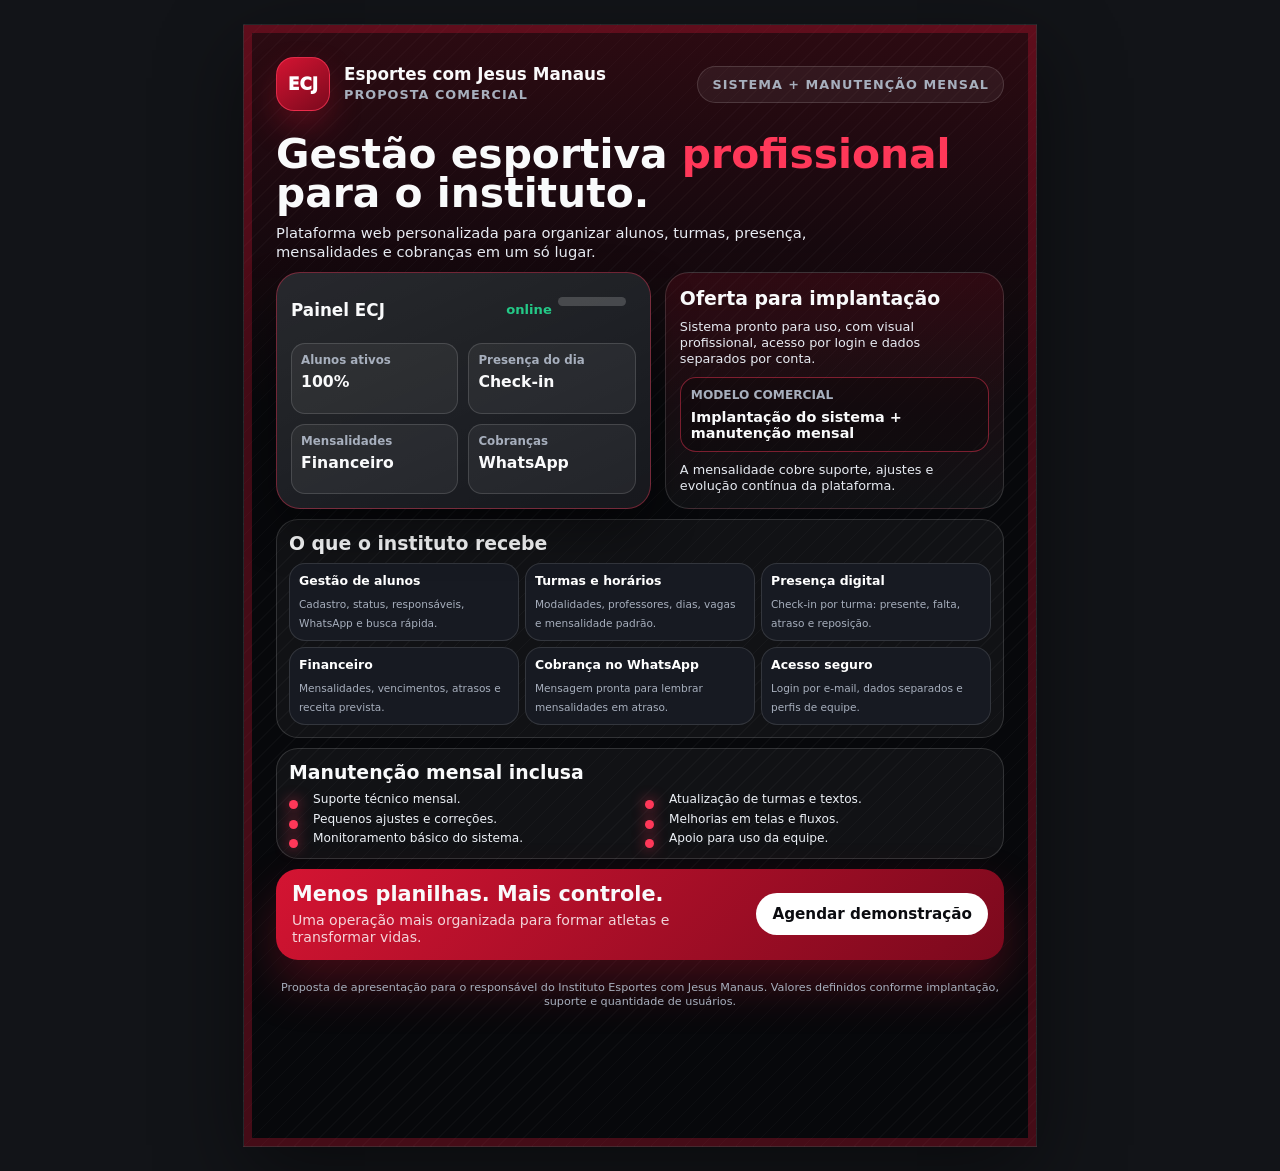
<file: flyer-proposta-ecj.html>
<!doctype html>
<html lang="pt-BR">
  <head>
    <meta charset="UTF-8" />
    <meta name="viewport" content="width=device-width, initial-scale=1.0" />
    <title>Proposta ECJ Manaus - Sistema e Manutenção</title>
    <style>
      :root {
        --bg: #07080b;
        --panel: #111318;
        --panel-2: #171a22;
        --text: #f9fafb;
        --muted: #a7afbd;
        --line: rgba(255, 255, 255, 0.14);
        --red: #d41432;
        --red-2: #ff3859;
        --soft-red: rgba(212, 20, 50, 0.16);
        --success: #24c987;
        --paper-width: 794px;
        --paper-height: 1123px;
        font-family:
          Inter, ui-sans-serif, system-ui, -apple-system, BlinkMacSystemFont, "Segoe UI", sans-serif;
      }

      * {
        box-sizing: border-box;
      }

      body {
        min-height: 100vh;
        margin: 0;
        display: grid;
        place-items: center;
        padding: 24px;
        color: var(--text);
        background: #121418;
      }

      .flyer {
        position: relative;
        width: min(var(--paper-width), 100%);
        height: var(--paper-height);
        overflow: hidden;
        padding: 32px;
        background:
          linear-gradient(180deg, rgba(212, 20, 50, 0.18), transparent 34%),
          repeating-linear-gradient(135deg, rgba(255, 255, 255, 0.025) 0 1px, transparent 1px 12px),
          var(--bg);
        border: 1px solid rgba(255, 255, 255, 0.12);
        box-shadow: 0 26px 80px rgba(0, 0, 0, 0.45);
      }

      .flyer::before {
        content: "";
        position: absolute;
        inset: 0;
        pointer-events: none;
        border: 8px solid rgba(212, 20, 50, 0.3);
      }

      .content {
        position: relative;
        z-index: 1;
        display: grid;
        gap: 10px;
      }

      .topbar {
        display: flex;
        align-items: center;
        justify-content: space-between;
        gap: 20px;
      }

      .brand {
        display: flex;
        align-items: center;
        gap: 14px;
      }

      .brand-mark {
        width: 54px;
        height: 54px;
        display: grid;
        place-items: center;
        border: 1px solid rgba(255, 56, 89, 0.7);
        border-radius: 18px;
        color: #ffffff;
        background: linear-gradient(145deg, #d41432, #7b091d);
        box-shadow: 0 16px 32px rgba(212, 20, 50, 0.28);
        font-size: 1.05rem;
        font-weight: 950;
      }

      .brand strong {
        display: block;
        font-size: 1.05rem;
        line-height: 1.15;
      }

      .brand span,
      .tag {
        color: var(--muted);
        font-size: 0.8rem;
        font-weight: 750;
        letter-spacing: 0.08em;
        text-transform: uppercase;
      }

      .tag {
        padding: 10px 14px;
        border: 1px solid var(--line);
        border-radius: 999px;
        background: rgba(255, 255, 255, 0.055);
      }

      .hero {
        display: grid;
        gap: 10px;
        padding: 14px 0 0;
      }

      .hero h1 {
        margin: 0;
        max-width: 680px;
        font-size: 2.55rem;
        line-height: 0.95;
        letter-spacing: 0;
      }

      .hero h1 span {
        color: var(--red-2);
      }

      .hero p {
        max-width: 620px;
        margin: 0;
        color: #e8ecf3;
        font-size: 0.92rem;
        line-height: 1.34;
      }

      .highlight {
        display: grid;
        grid-template-columns: 1.05fr 0.95fr;
        gap: 14px;
        align-items: stretch;
      }

      .mockup {
        position: relative;
        display: grid;
        gap: 10px;
        padding: 14px;
        border: 1px solid rgba(255, 56, 89, 0.38);
        border-radius: 24px;
        background:
          linear-gradient(155deg, rgba(255, 255, 255, 0.09), rgba(255, 255, 255, 0.025)),
          var(--panel);
        box-shadow: 0 22px 46px rgba(0, 0, 0, 0.36);
      }

      .mockup::after {
        content: "";
        position: absolute;
        right: 24px;
        top: 24px;
        width: 68px;
        height: 9px;
        border-radius: 999px;
        background: rgba(255, 255, 255, 0.18);
      }

      .screen-title {
        display: flex;
        align-items: center;
        justify-content: space-between;
        padding-right: 84px;
      }

      .screen-title strong {
        font-size: 1.05rem;
      }

      .screen-title span {
        color: var(--success);
        font-size: 0.82rem;
        font-weight: 850;
      }

      .metrics {
        display: grid;
        grid-template-columns: 1fr 1fr;
        gap: 10px;
      }

      .metric {
        min-height: 54px;
        padding: 9px;
        border: 1px solid var(--line);
        border-radius: 14px;
        background: rgba(255, 255, 255, 0.055);
      }

      .metric span {
        display: block;
        color: var(--muted);
        font-size: 0.74rem;
        font-weight: 760;
      }

      .metric strong {
        display: block;
        margin-top: 5px;
        font-size: 0.98rem;
      }

      .proposal-card {
        display: grid;
        gap: 10px;
        padding: 14px;
        border: 1px solid var(--line);
        border-radius: 24px;
        background: linear-gradient(180deg, rgba(212, 20, 50, 0.14), rgba(255, 255, 255, 0.04));
      }

      .proposal-card h2,
      .section h2 {
        margin: 0;
        font-size: 1.18rem;
      }

      .proposal-card p {
        margin: 0;
        color: #e7ebf2;
        font-size: 0.8rem;
        line-height: 1.26;
      }

      .price-box {
        padding: 10px;
        border: 1px solid rgba(255, 56, 89, 0.45);
        border-radius: 16px;
        background: rgba(0, 0, 0, 0.22);
      }

      .price-box span {
        display: block;
        color: var(--muted);
        font-size: 0.76rem;
        font-weight: 800;
        text-transform: uppercase;
      }

      .price-box strong {
        display: block;
        margin-top: 7px;
        font-size: 0.9rem;
      }

      .section {
        display: grid;
        gap: 9px;
        padding: 12px;
        border: 1px solid var(--line);
        border-radius: 22px;
        background: rgba(255, 255, 255, 0.045);
      }

      .grid {
        display: grid;
        grid-template-columns: repeat(3, 1fr);
        gap: 6px;
      }

      .item {
        min-height: 58px;
        padding: 9px;
        border: 1px solid rgba(255, 255, 255, 0.12);
        border-radius: 16px;
        background: var(--panel-2);
      }

      .item b {
        display: block;
        margin-bottom: 5px;
        color: #ffffff;
        font-size: 0.78rem;
      }

      .item span {
        color: var(--muted);
        font-size: 0.66rem;
        line-height: 1.18;
      }

      .maintenance {
        display: grid;
        grid-template-columns: 1fr 1fr;
        gap: 10px;
      }

      .checklist {
        margin: 0;
        padding: 0;
        list-style: none;
        display: grid;
        gap: 5px;
      }

      .checklist li {
        position: relative;
        padding-left: 24px;
        color: #edf1f7;
        font-size: 0.76rem;
        line-height: 1.18;
      }

      .checklist li::before {
        content: "";
        position: absolute;
        left: 0;
        top: 8px;
        width: 9px;
        height: 9px;
        border-radius: 50%;
        background: var(--red-2);
        box-shadow: 0 0 14px rgba(255, 56, 89, 0.75);
      }

      .cta {
        display: grid;
        grid-template-columns: 1fr auto;
        gap: 14px;
        align-items: center;
        padding: 13px 16px;
        border-radius: 22px;
        background: linear-gradient(135deg, var(--red), #7b091d);
        box-shadow: 0 24px 48px rgba(212, 20, 50, 0.28);
      }

      .cta h2 {
        margin: 0;
        font-size: 1.3rem;
      }

      .cta p {
        margin: 6px 0 0;
        color: rgba(255, 255, 255, 0.82);
        font-size: 0.88rem;
        line-height: 1.25;
      }

      .cta strong {
        display: inline-flex;
        align-items: center;
        min-height: 42px;
        padding: 0 16px;
        border-radius: 999px;
        color: #0b0c10;
        background: #ffffff;
        font-size: 0.95rem;
        white-space: nowrap;
      }

      .footer-note {
        color: var(--muted);
        font-size: 0.7rem;
        line-height: 1.3;
        text-align: center;
      }

      @media print {
        @page {
          size: A4 portrait;
          margin: 0;
        }

        body {
          padding: 0;
          background: #000;
        }

        .flyer {
          width: 210mm;
          min-height: 297mm;
          border: 0;
          box-shadow: none;
        }
      }

      @media (max-width: 760px) {
        body {
          padding: 0;
        }

        .flyer {
          min-height: 100vh;
          padding: 28px 18px;
        }

        .topbar,
        .highlight,
        .maintenance,
        .cta {
          grid-template-columns: 1fr;
        }

        .topbar {
          display: grid;
        }

        .hero h1 {
          font-size: 2.55rem;
        }

        .grid {
          grid-template-columns: 1fr;
        }
      }
    </style>
  </head>
  <body>
    <article class="flyer">
      <div class="content">
        <header class="topbar">
          <div class="brand">
            <div class="brand-mark">ECJ</div>
            <div>
              <strong>Esportes com Jesus Manaus</strong>
              <span>Proposta comercial</span>
            </div>
          </div>
          <div class="tag">Sistema + Manutenção Mensal</div>
        </header>

        <section class="hero">
          <h1>Gestão esportiva <span>profissional</span> para o instituto.</h1>
          <p>
            Plataforma web personalizada para organizar alunos, turmas, presença,
            mensalidades e cobranças em um só lugar.
          </p>
        </section>

        <section class="highlight">
          <div class="mockup" aria-label="Resumo visual do sistema">
            <div class="screen-title">
              <strong>Painel ECJ</strong>
              <span>online</span>
            </div>
            <div class="metrics">
              <div class="metric">
                <span>Alunos ativos</span>
                <strong>100%</strong>
              </div>
              <div class="metric">
                <span>Presença do dia</span>
                <strong>Check-in</strong>
              </div>
              <div class="metric">
                <span>Mensalidades</span>
                <strong>Financeiro</strong>
              </div>
              <div class="metric">
                <span>Cobranças</span>
                <strong>WhatsApp</strong>
              </div>
            </div>
          </div>

          <aside class="proposal-card">
            <h2>Oferta para implantação</h2>
            <p>
              Sistema pronto para uso, com visual profissional, acesso por login
              e dados separados por conta.
            </p>
            <div class="price-box">
              <span>Modelo comercial</span>
              <strong>Implantação do sistema + manutenção mensal</strong>
            </div>
            <p>
              A mensalidade cobre suporte, ajustes e evolução contínua da plataforma.
            </p>
          </aside>
        </section>

        <section class="section">
          <h2>O que o instituto recebe</h2>
          <div class="grid">
            <div class="item">
              <b>Gestão de alunos</b>
              <span>Cadastro, status, responsáveis, WhatsApp e busca rápida.</span>
            </div>
            <div class="item">
              <b>Turmas e horários</b>
              <span>Modalidades, professores, dias, vagas e mensalidade padrão.</span>
            </div>
            <div class="item">
              <b>Presença digital</b>
              <span>Check-in por turma: presente, falta, atraso e reposição.</span>
            </div>
            <div class="item">
              <b>Financeiro</b>
              <span>Mensalidades, vencimentos, atrasos e receita prevista.</span>
            </div>
            <div class="item">
              <b>Cobrança no WhatsApp</b>
              <span>Mensagem pronta para lembrar mensalidades em atraso.</span>
            </div>
            <div class="item">
              <b>Acesso seguro</b>
              <span>Login por e-mail, dados separados e perfis de equipe.</span>
            </div>
          </div>
        </section>

        <section class="section">
          <h2>Manutenção mensal inclusa</h2>
          <div class="maintenance">
            <ul class="checklist">
              <li>Suporte técnico mensal.</li>
              <li>Pequenos ajustes e correções.</li>
              <li>Monitoramento básico do sistema.</li>
            </ul>
            <ul class="checklist">
              <li>Atualização de turmas e textos.</li>
              <li>Melhorias em telas e fluxos.</li>
              <li>Apoio para uso da equipe.</li>
            </ul>
          </div>
        </section>

        <section class="cta">
          <div>
            <h2>Menos planilhas. Mais controle.</h2>
            <p>Uma operação mais organizada para formar atletas e transformar vidas.</p>
          </div>
          <strong>Agendar demonstração</strong>
        </section>

        <p class="footer-note">
          Proposta de apresentação para o responsável do Instituto Esportes com Jesus Manaus.
          Valores definidos conforme implantação, suporte e quantidade de usuários.
        </p>
      </div>
    </article>
  </body>
</html>
</file>
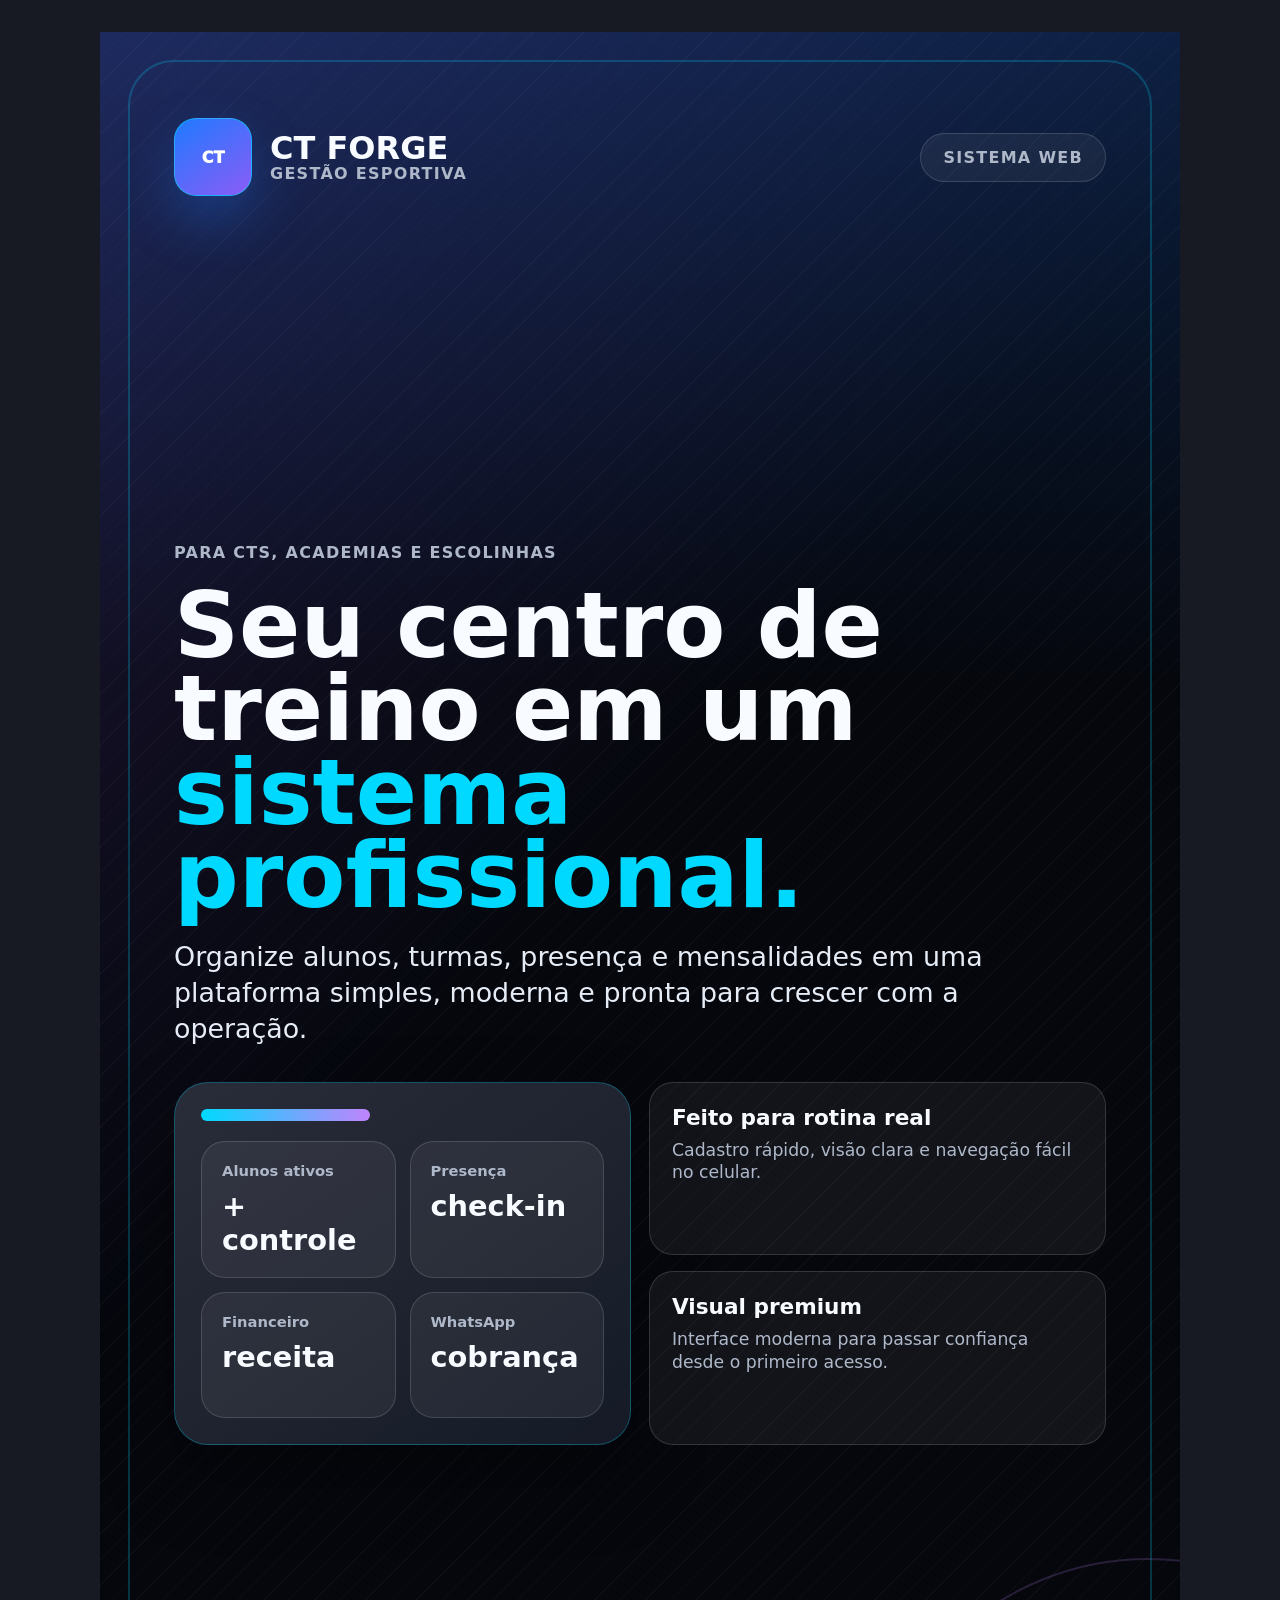
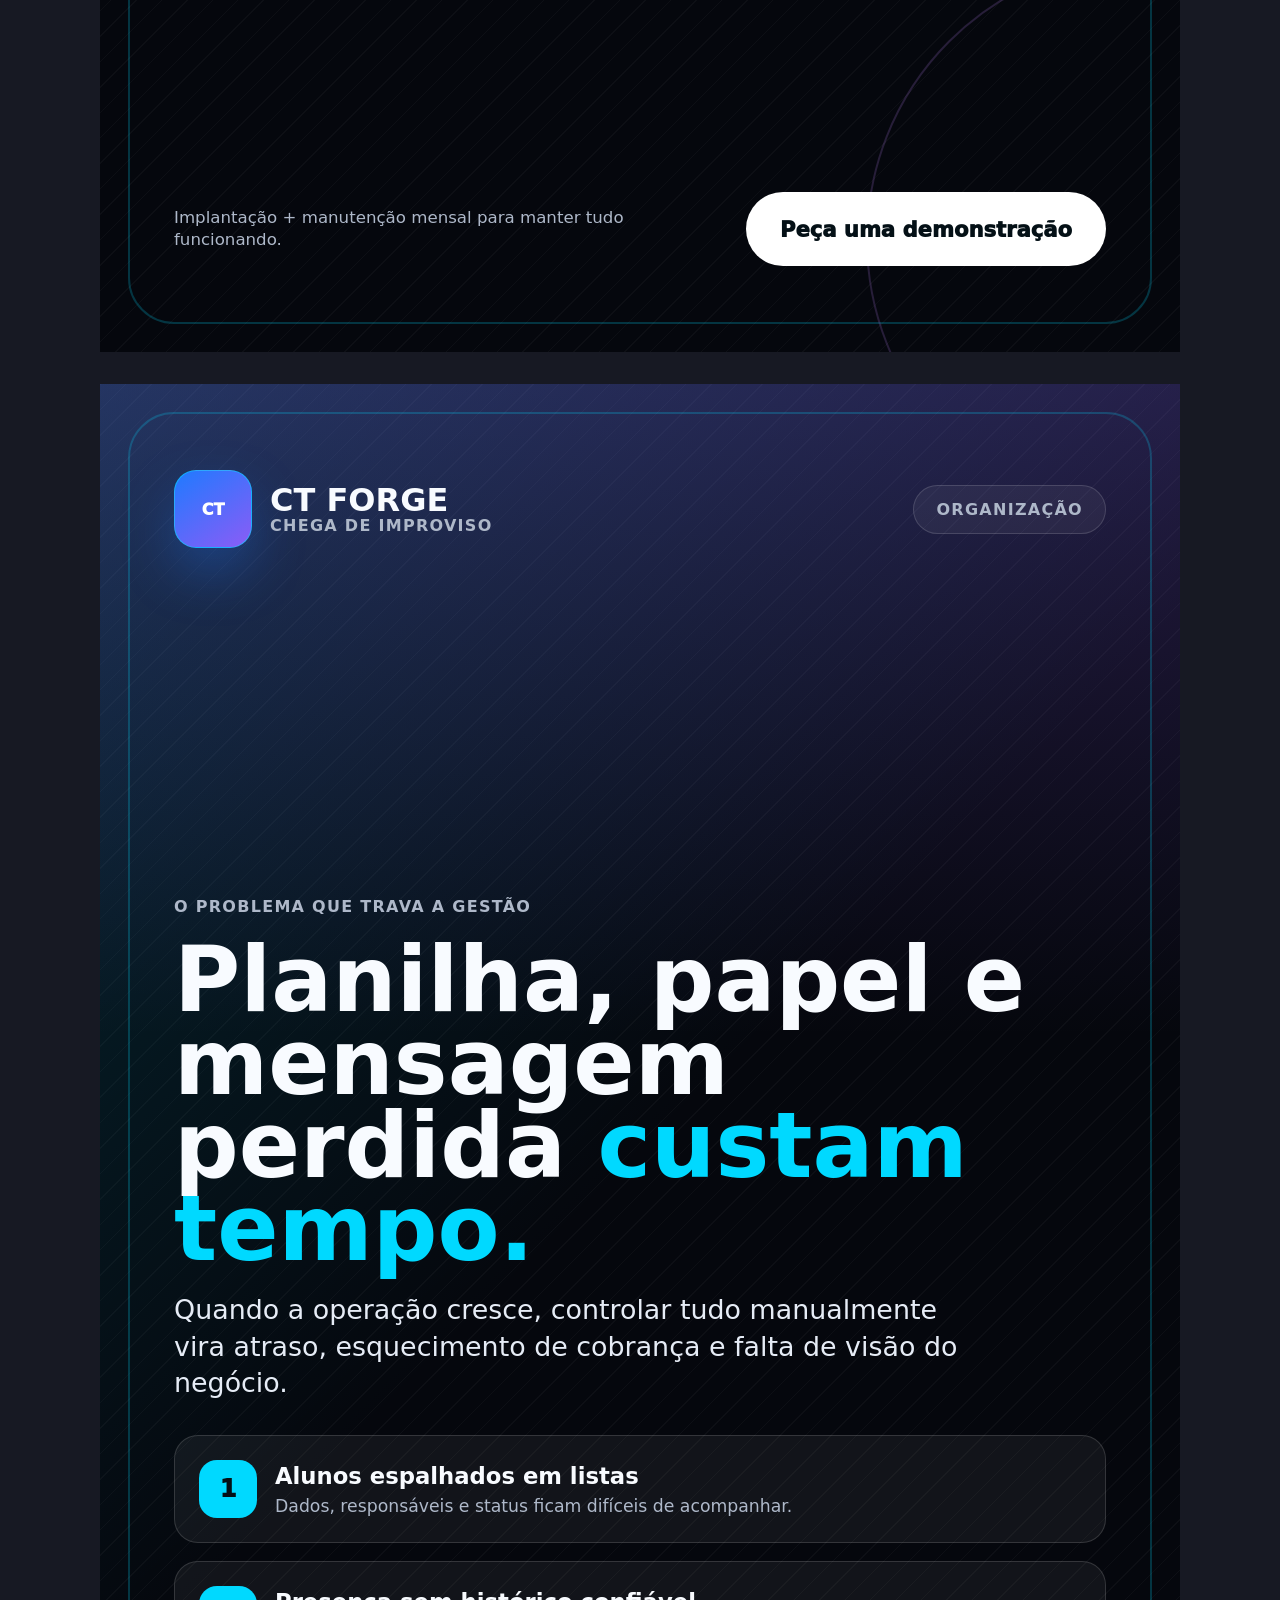
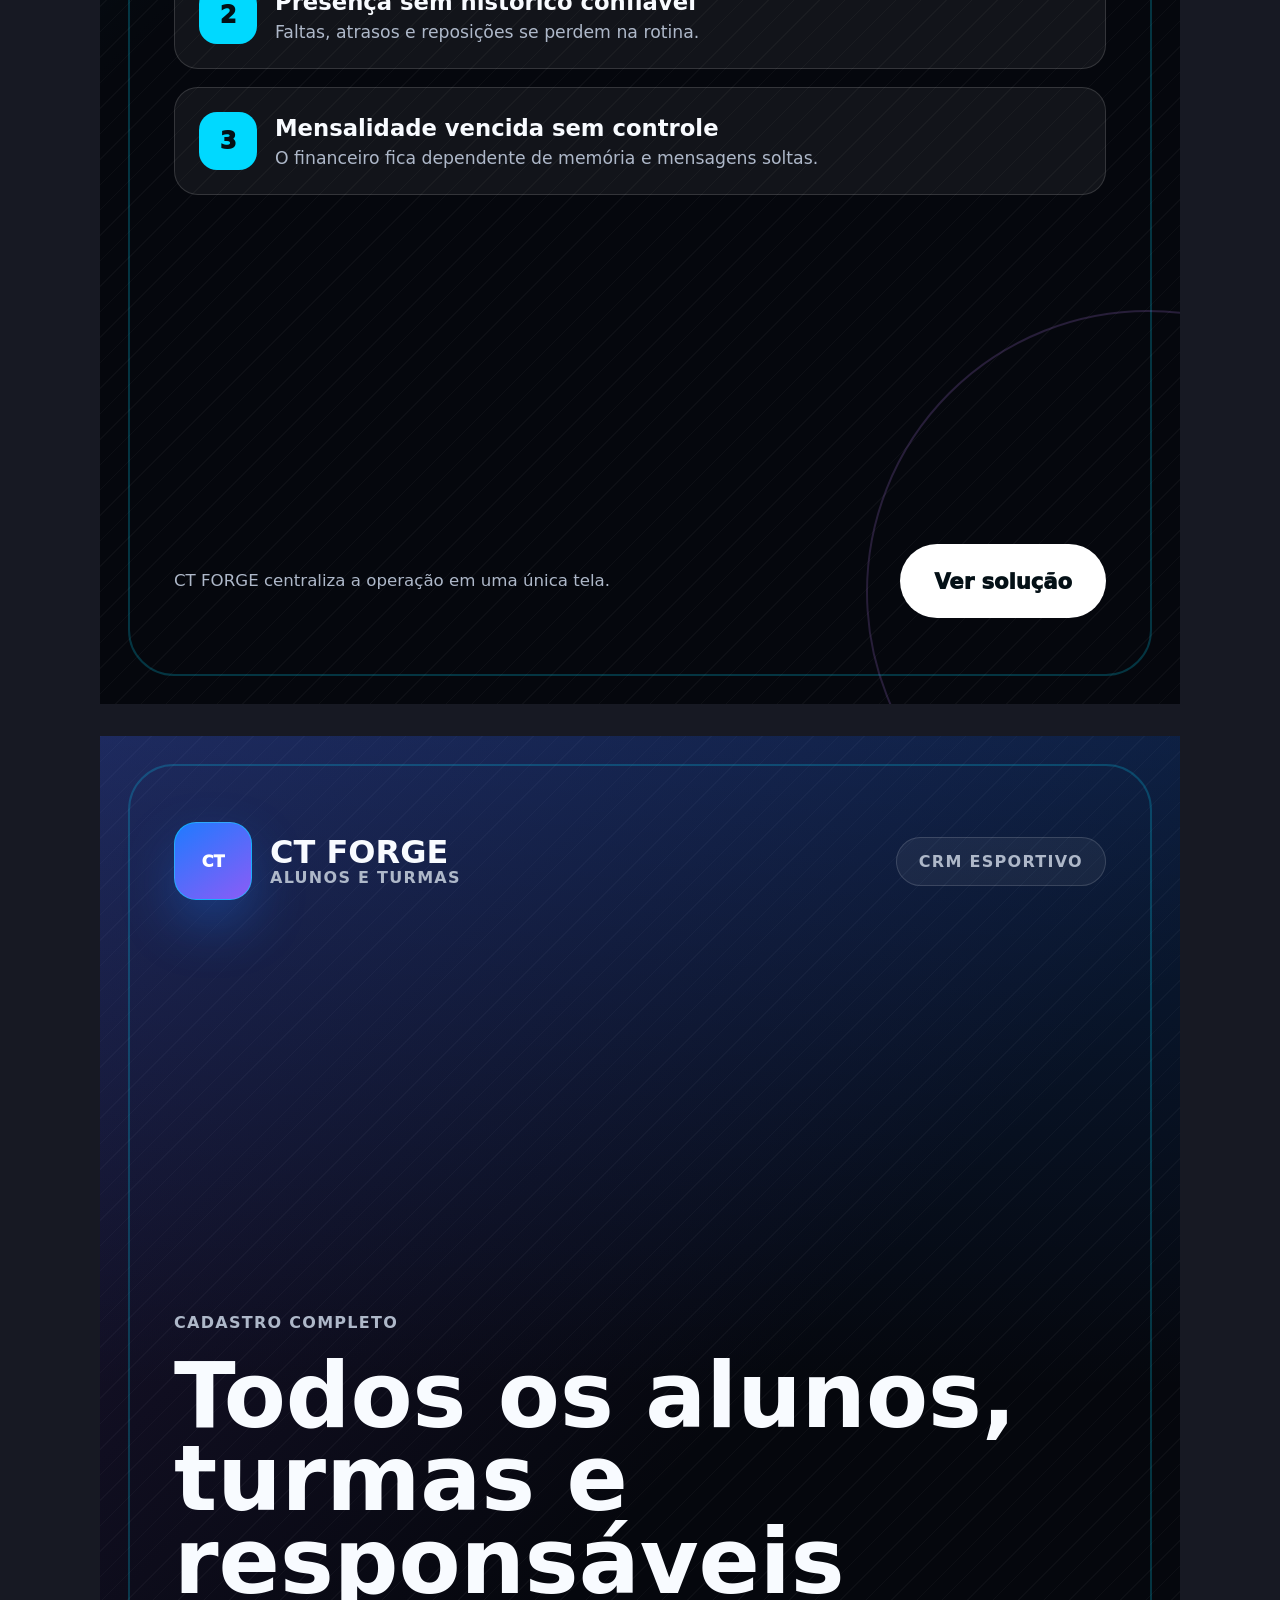
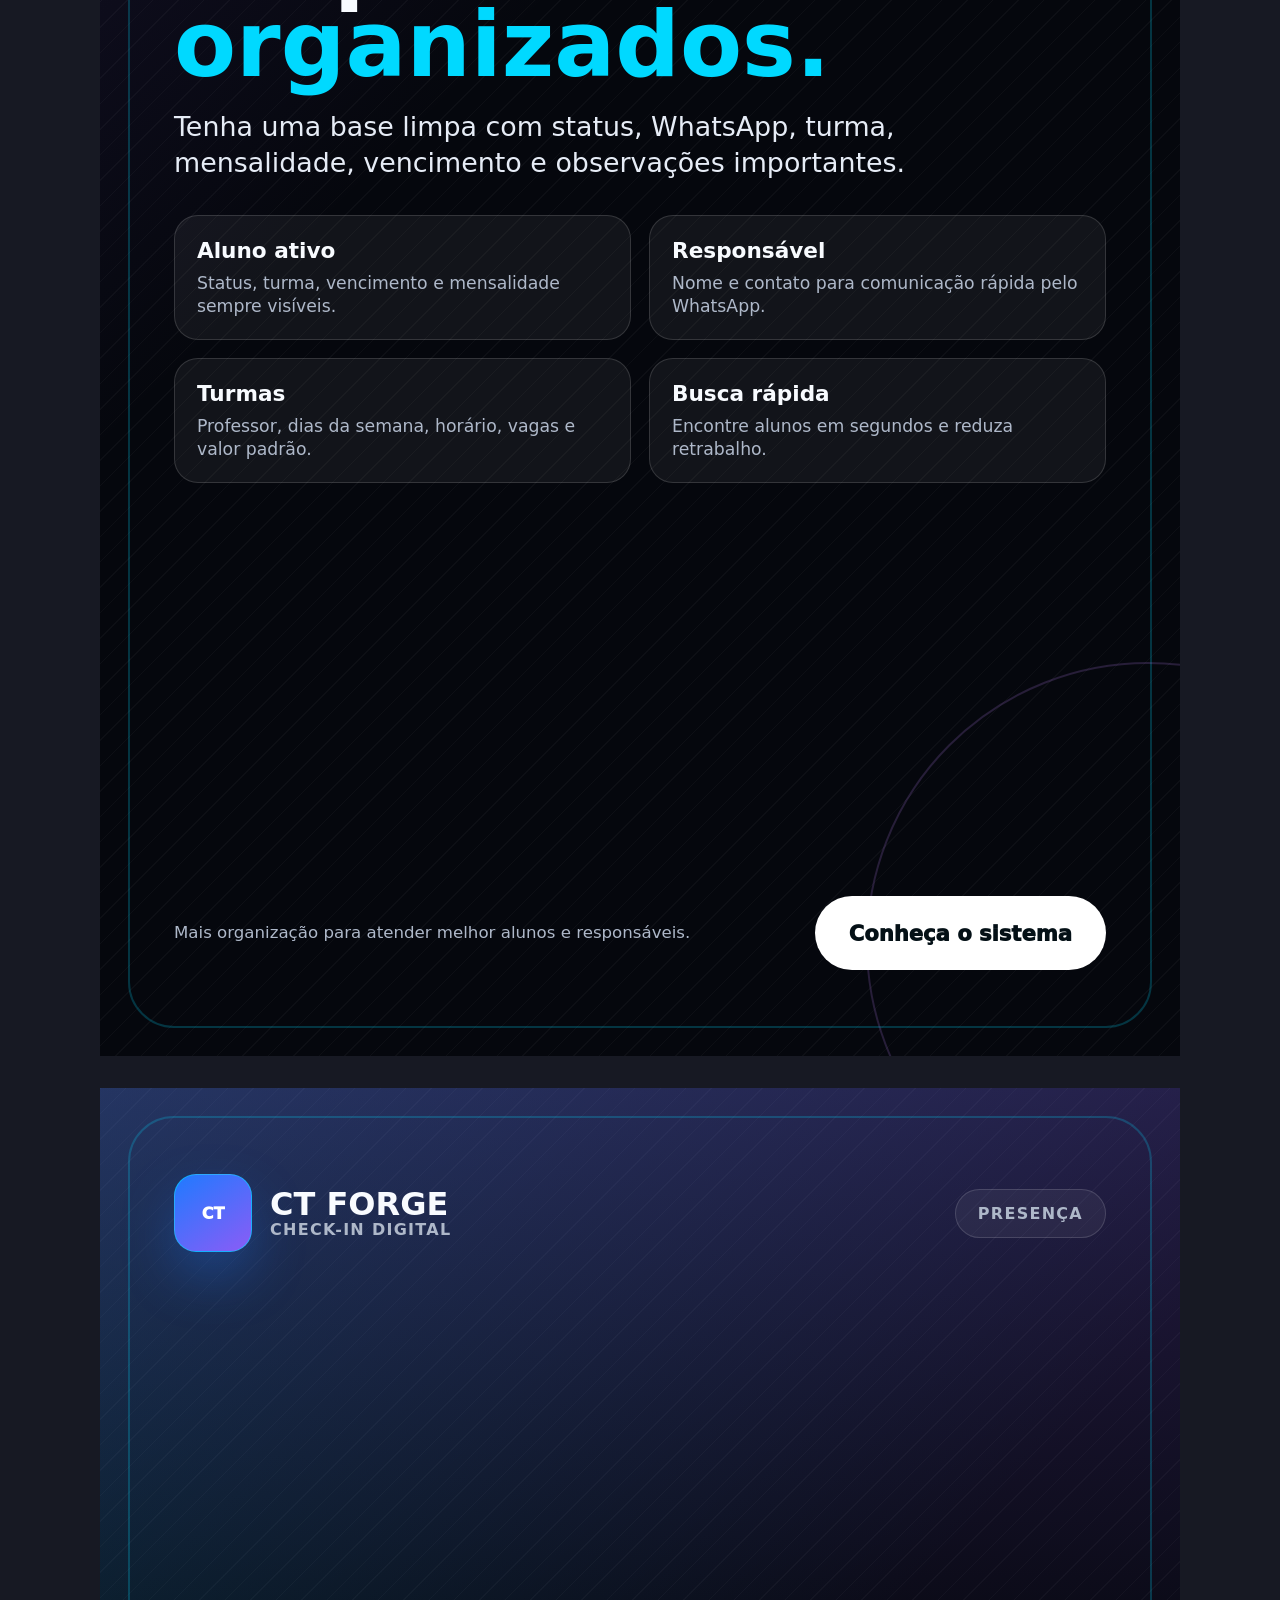
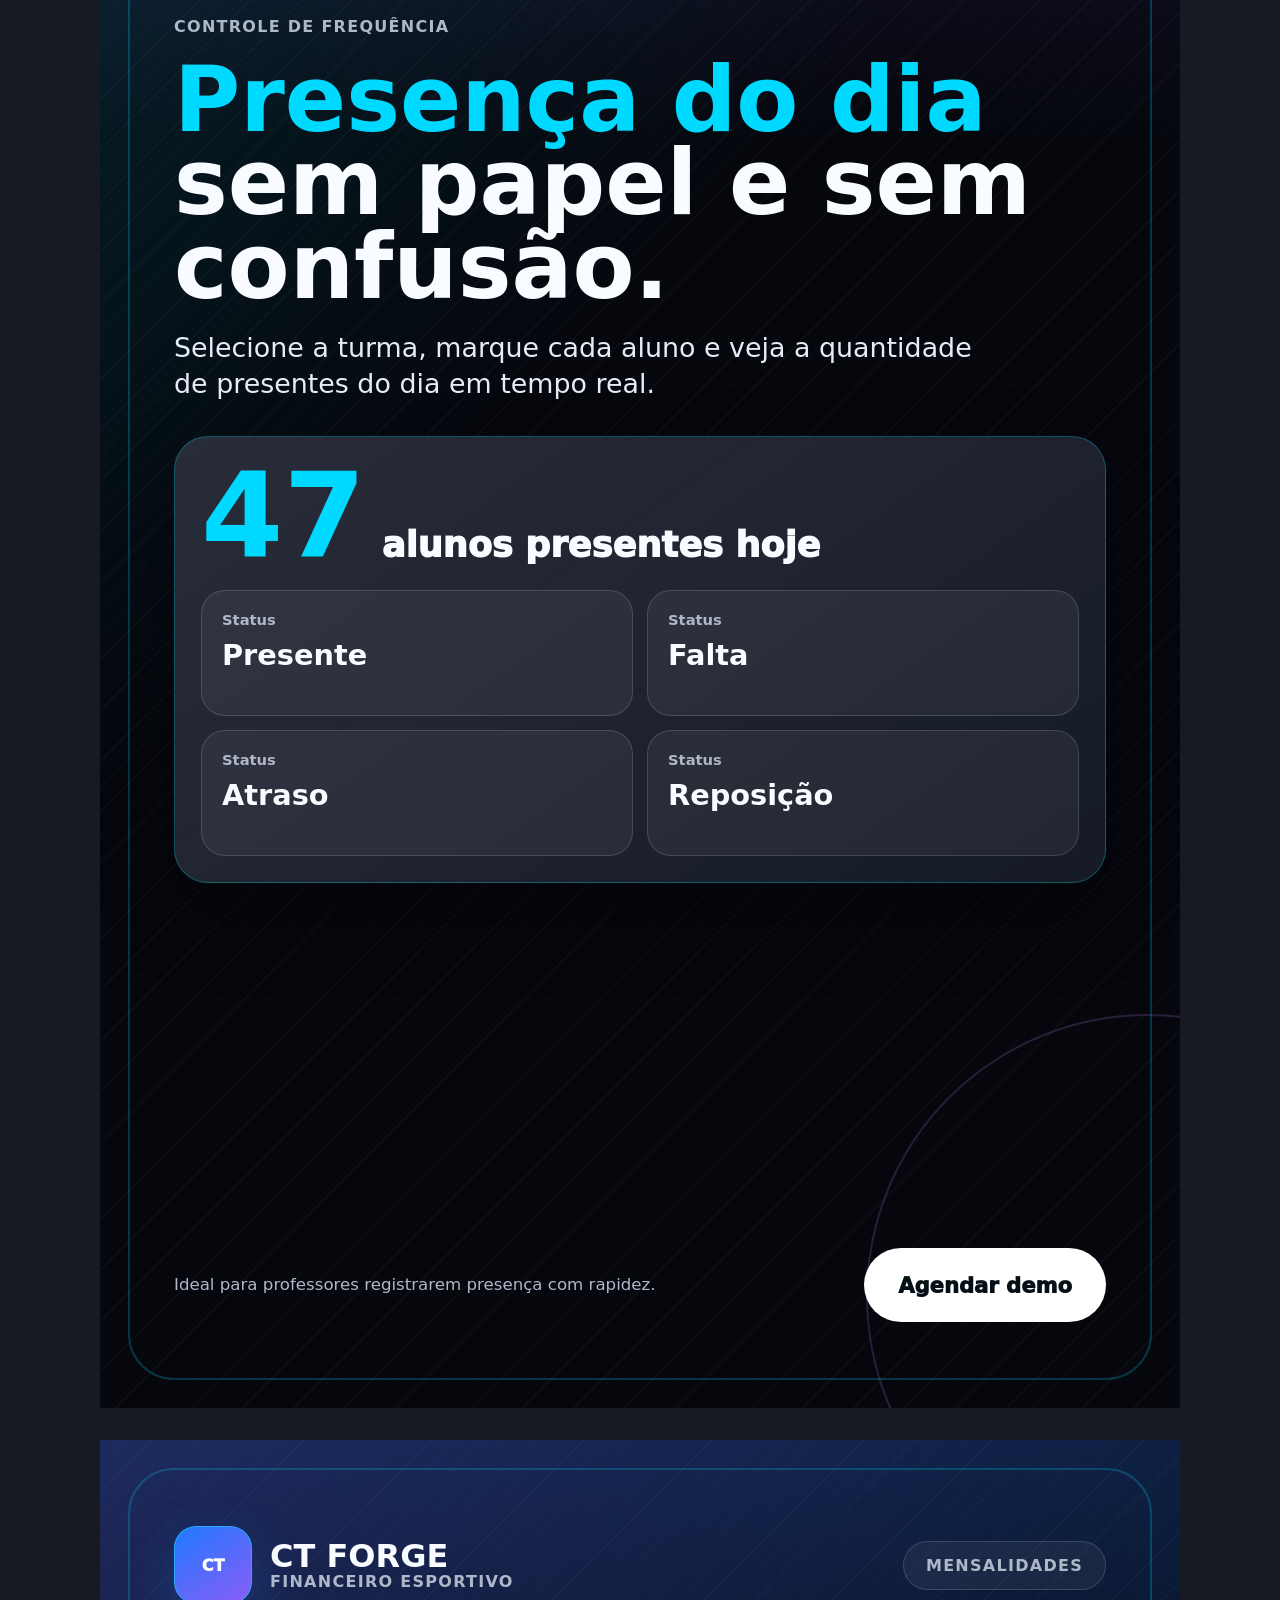
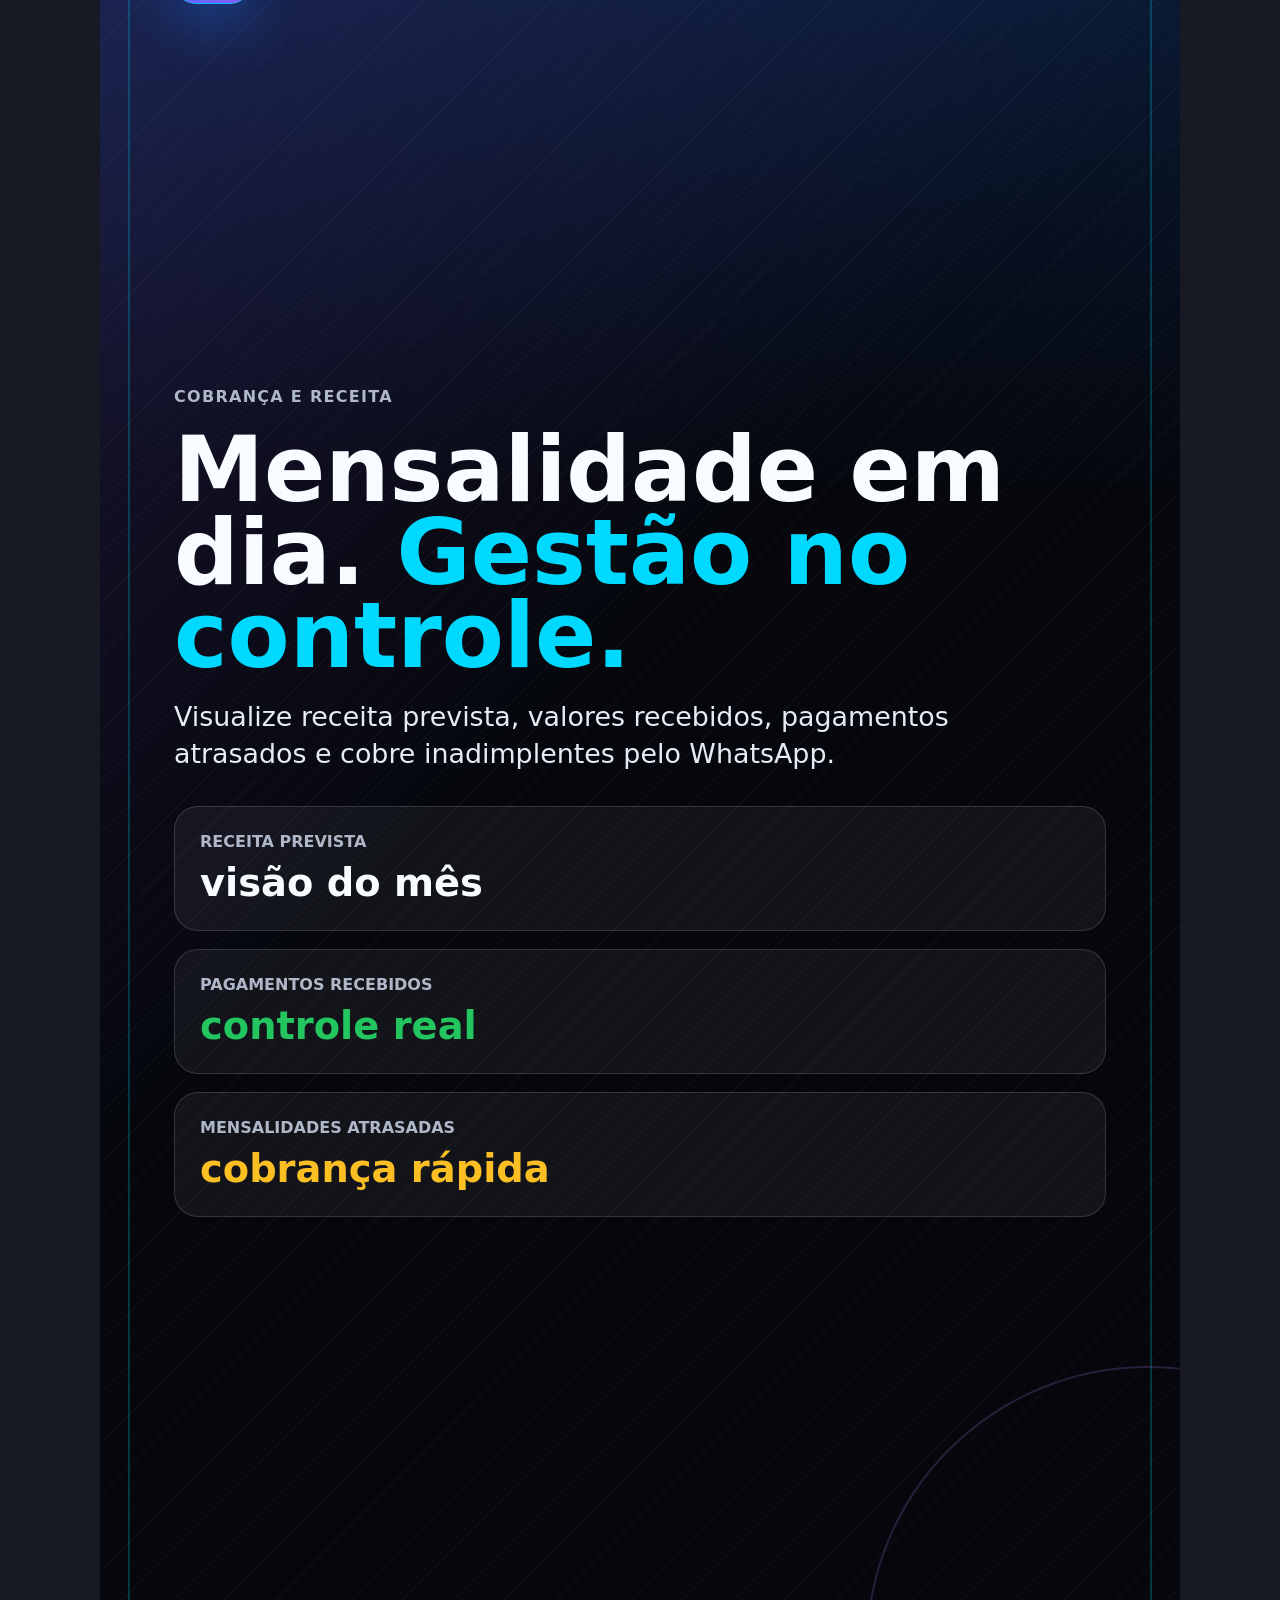
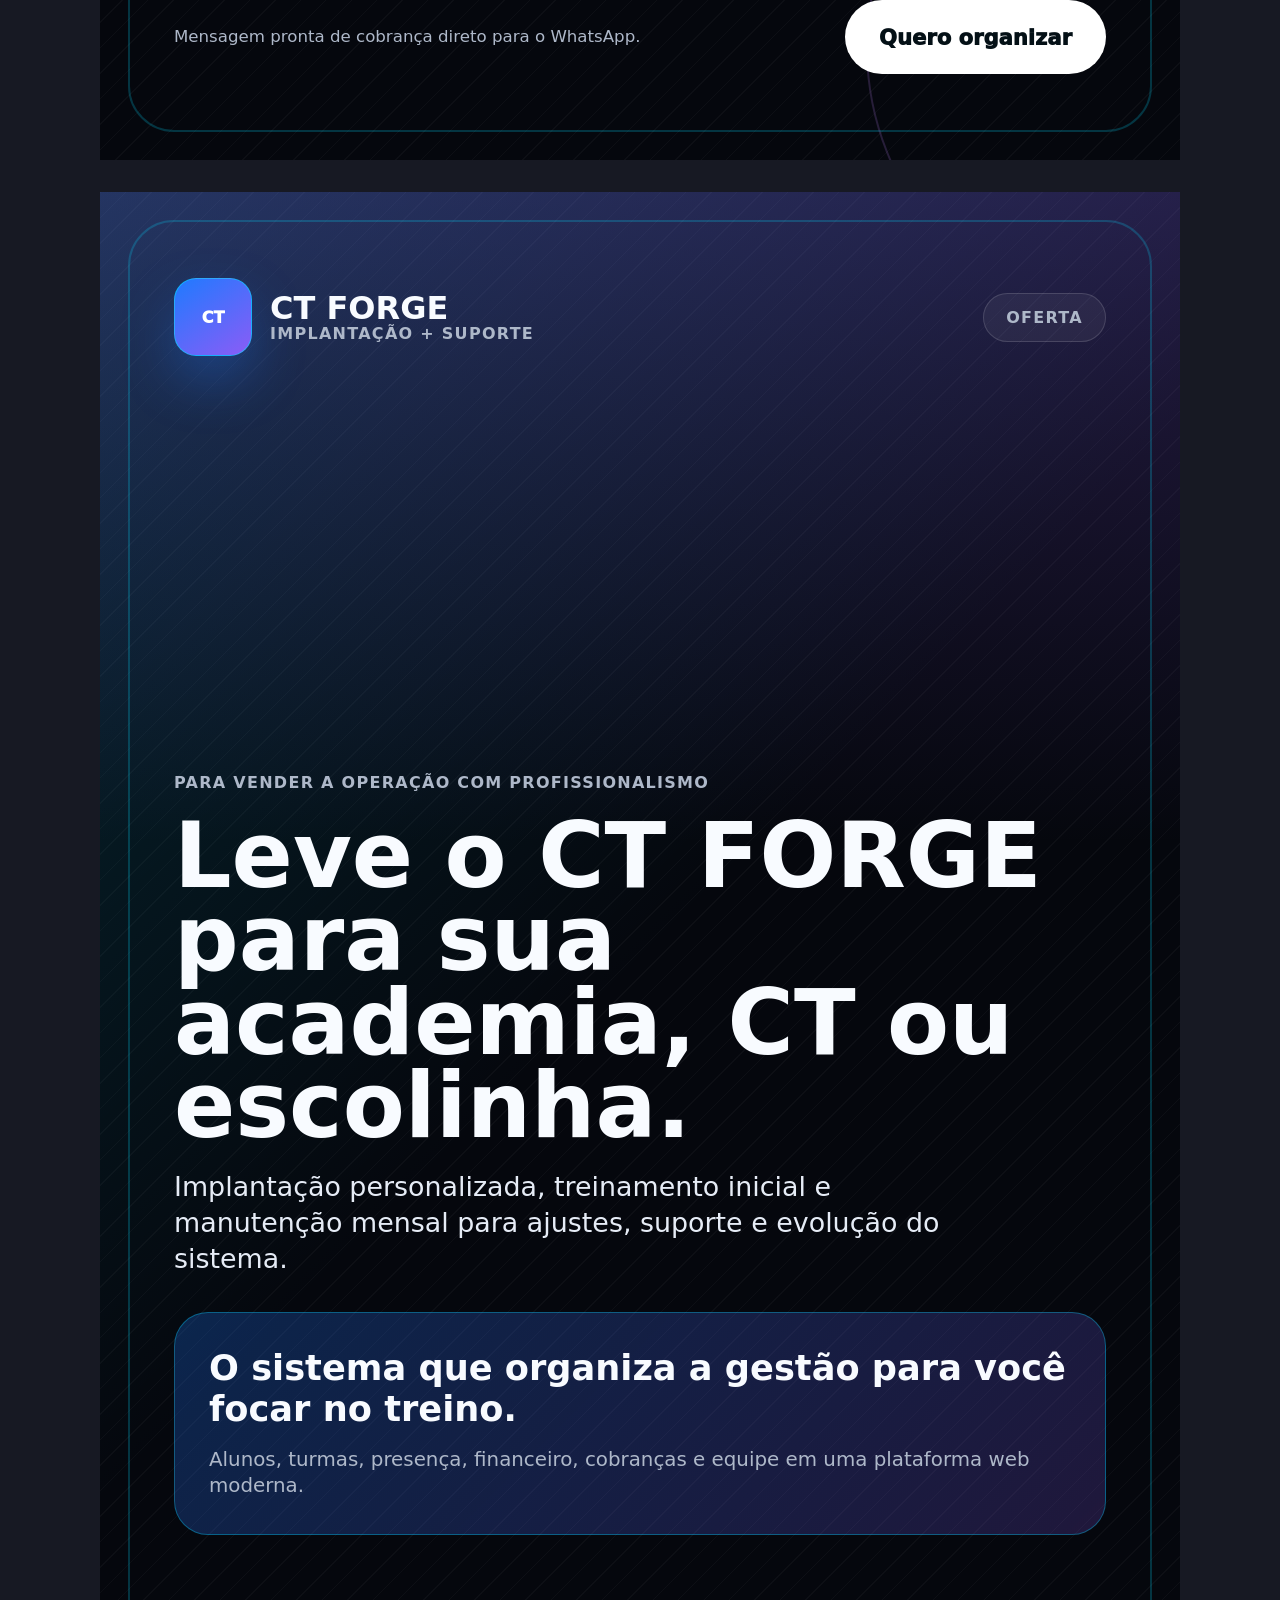
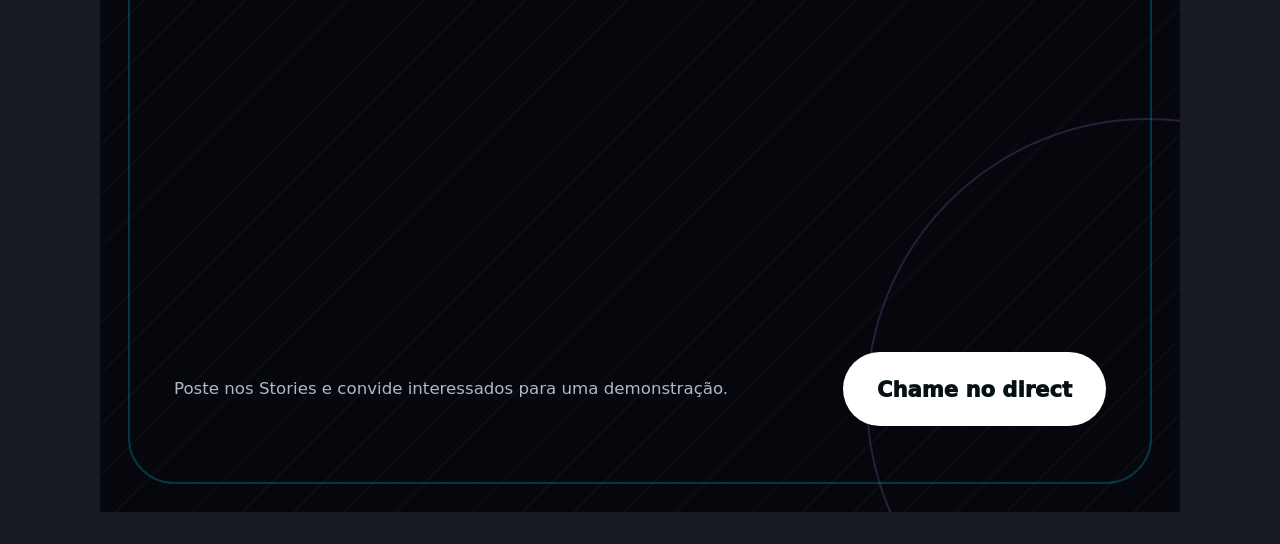
<file: marketing/ct-forge-story-pack.html>
<!doctype html>
<html lang="pt-BR">
  <head>
    <meta charset="UTF-8" />
    <meta name="viewport" content="width=device-width, initial-scale=1.0" />
    <title>CT FORGE - Story Pack</title>
    <style>
      :root {
        --bg: #05070d;
        --panel: #101522;
        --panel-2: #161c2b;
        --text: #f8fbff;
        --muted: #aeb8c9;
        --line: rgba(255, 255, 255, 0.14);
        --blue: #00d9ff;
        --blue-2: #1f7aff;
        --purple: #8b5cf6;
        --purple-2: #c084fc;
        --green: #22c55e;
        --warning: #fbbf24;
        font-family:
          Inter, ui-sans-serif, system-ui, -apple-system, BlinkMacSystemFont, "Segoe UI", sans-serif;
      }

      * {
        box-sizing: border-box;
      }

      body {
        margin: 0;
        padding: 32px;
        display: grid;
        gap: 32px;
        justify-items: center;
        color: var(--text);
        background: #171923;
      }

      body.export-mode {
        padding: 0;
        display: block;
        background: #000000;
      }

      .story {
        position: relative;
        width: 1080px;
        height: 1920px;
        overflow: hidden;
        padding: 86px 74px;
        background:
          linear-gradient(180deg, rgba(31, 122, 255, 0.2), transparent 34%),
          linear-gradient(135deg, rgba(139, 92, 246, 0.18), transparent 44%),
          repeating-linear-gradient(135deg, rgba(255, 255, 255, 0.03) 0 1px, transparent 1px 18px),
          var(--bg);
        isolation: isolate;
      }

      body.export-mode .story {
        margin: 0;
      }

      .story::before {
        content: "";
        position: absolute;
        inset: 28px;
        border: 2px solid rgba(0, 217, 255, 0.22);
        border-radius: 46px;
        pointer-events: none;
      }

      .story::after {
        content: "";
        position: absolute;
        width: 560px;
        height: 560px;
        right: -250px;
        bottom: -170px;
        border: 2px solid rgba(192, 132, 252, 0.18);
        border-radius: 50%;
        pointer-events: none;
      }

      .content {
        position: relative;
        z-index: 1;
        height: 100%;
        display: grid;
        grid-template-rows: auto 1fr auto;
        gap: 44px;
      }

      .brand {
        display: flex;
        align-items: center;
        justify-content: space-between;
        gap: 24px;
      }

      .logo {
        display: flex;
        align-items: center;
        gap: 18px;
      }

      .logo-mark {
        width: 78px;
        height: 78px;
        display: grid;
        place-items: center;
        border: 1px solid rgba(0, 217, 255, 0.58);
        border-radius: 22px;
        color: #ffffff;
        background: linear-gradient(145deg, var(--blue-2), var(--purple));
        box-shadow: 0 24px 54px rgba(31, 122, 255, 0.3);
        font-weight: 1000;
        letter-spacing: 0;
      }

      .logo strong {
        display: block;
        font-size: 2rem;
        line-height: 1;
      }

      .logo span,
      .eyebrow,
      .pill {
        color: var(--muted);
        font-size: 1rem;
        font-weight: 850;
        letter-spacing: 0.08em;
        text-transform: uppercase;
      }

      .pill {
        padding: 14px 22px;
        border: 1px solid var(--line);
        border-radius: 999px;
        background: rgba(255, 255, 255, 0.055);
      }

      .main {
        align-self: center;
        display: grid;
        gap: 34px;
      }

      .headline {
        display: grid;
        gap: 22px;
      }

      .headline h1 {
        margin: 0;
        max-width: 900px;
        font-size: 5.65rem;
        line-height: 0.92;
        letter-spacing: 0;
      }

      .headline h1 span {
        color: var(--blue);
      }

      .headline p {
        max-width: 820px;
        margin: 0;
        color: #e6ecf6;
        font-size: 1.68rem;
        line-height: 1.35;
      }

      .visual-grid {
        display: grid;
        grid-template-columns: 1fr 1fr;
        gap: 18px;
      }

      .dashboard {
        display: grid;
        gap: 20px;
        padding: 26px;
        border: 1px solid rgba(0, 217, 255, 0.28);
        border-radius: 34px;
        background:
          linear-gradient(145deg, rgba(255, 255, 255, 0.1), rgba(255, 255, 255, 0.025)),
          var(--panel);
        box-shadow: 0 34px 72px rgba(0, 0, 0, 0.36);
      }

      .bar {
        height: 12px;
        width: 42%;
        border-radius: 999px;
        background: linear-gradient(90deg, var(--blue), var(--purple-2));
      }

      .dash-cards {
        display: grid;
        grid-template-columns: 1fr 1fr;
        gap: 14px;
      }

      .dash-card,
      .feature,
      .pain-card,
      .price-card {
        border: 1px solid var(--line);
        border-radius: 24px;
        background: rgba(255, 255, 255, 0.055);
      }

      .dash-card {
        min-height: 126px;
        padding: 20px;
      }

      .dash-card span {
        display: block;
        color: var(--muted);
        font-size: 0.92rem;
        font-weight: 780;
      }

      .dash-card strong {
        display: block;
        margin-top: 10px;
        font-size: 1.8rem;
      }

      .feature-list {
        display: grid;
        gap: 16px;
      }

      .feature {
        padding: 22px;
      }

      .feature b {
        display: block;
        margin-bottom: 9px;
        font-size: 1.35rem;
      }

      .feature span {
        color: var(--muted);
        font-size: 1.08rem;
        line-height: 1.3;
      }

      .pain-stack,
      .function-grid {
        display: grid;
        gap: 18px;
      }

      .pain-card {
        display: grid;
        grid-template-columns: auto 1fr;
        gap: 18px;
        align-items: center;
        padding: 24px;
      }

      .pain-number {
        width: 58px;
        height: 58px;
        display: grid;
        place-items: center;
        border-radius: 18px;
        color: #041016;
        background: var(--blue);
        font-size: 1.5rem;
        font-weight: 1000;
      }

      .pain-card strong {
        display: block;
        font-size: 1.42rem;
      }

      .pain-card span {
        display: block;
        margin-top: 7px;
        color: var(--muted);
        font-size: 1.08rem;
      }

      .function-grid {
        grid-template-columns: 1fr 1fr;
      }

      .big-number {
        display: flex;
        align-items: baseline;
        gap: 16px;
      }

      .big-number strong {
        color: var(--blue);
        font-size: 7.4rem;
        line-height: 0.9;
      }

      .big-number span {
        color: var(--text);
        font-size: 2.2rem;
        font-weight: 950;
      }

      .finance-board {
        display: grid;
        gap: 18px;
      }

      .price-card {
        padding: 25px;
      }

      .price-card span {
        color: var(--muted);
        font-size: 1rem;
        font-weight: 800;
        text-transform: uppercase;
      }

      .price-card strong {
        display: block;
        margin-top: 9px;
        font-size: 2.4rem;
      }

      .price-card.success strong {
        color: var(--green);
      }

      .price-card.warning strong {
        color: var(--warning);
      }

      .cta-box {
        display: grid;
        gap: 18px;
        padding: 34px;
        border: 1px solid rgba(0, 217, 255, 0.34);
        border-radius: 34px;
        background: linear-gradient(135deg, rgba(31, 122, 255, 0.26), rgba(139, 92, 246, 0.2));
      }

      .cta-box strong {
        font-size: 2.2rem;
      }

      .cta-box span {
        color: var(--muted);
        font-size: 1.24rem;
        line-height: 1.34;
      }

      .bottom {
        display: flex;
        align-items: center;
        justify-content: space-between;
        gap: 22px;
      }

      .cta {
        display: inline-flex;
        align-items: center;
        justify-content: center;
        min-height: 74px;
        padding: 0 34px;
        border-radius: 999px;
        color: #041016;
        background: #ffffff;
        font-size: 1.32rem;
        font-weight: 950;
        white-space: nowrap;
      }

      .footer-copy {
        color: var(--muted);
        font-size: 1.04rem;
        line-height: 1.35;
      }

      .story[data-theme="purple"] {
        background:
          linear-gradient(180deg, rgba(139, 92, 246, 0.24), transparent 34%),
          linear-gradient(135deg, rgba(0, 217, 255, 0.16), transparent 44%),
          repeating-linear-gradient(135deg, rgba(255, 255, 255, 0.03) 0 1px, transparent 1px 18px),
          var(--bg);
      }

      .story[data-theme="blue"] .headline h1 span,
      .story[data-theme="blue"] .big-number strong {
        color: var(--blue);
      }

      @media print {
        body {
          padding: 0;
          background: #000;
        }

        .story {
          break-after: page;
        }
      }
    </style>
  </head>
  <body>
    <section class="story" id="story-01">
      <div class="content">
        <header class="brand">
          <div class="logo">
            <div class="logo-mark">CT</div>
            <div>
              <strong>CT FORGE</strong>
              <span>Gestão esportiva</span>
            </div>
          </div>
          <div class="pill">Sistema web</div>
        </header>

        <main class="main">
          <div class="headline">
            <div class="eyebrow">Para CTs, academias e escolinhas</div>
            <h1>Seu centro de treino em um <span>sistema profissional.</span></h1>
            <p>
              Organize alunos, turmas, presença e mensalidades em uma plataforma simples,
              moderna e pronta para crescer com a operação.
            </p>
          </div>

          <div class="visual-grid">
            <div class="dashboard">
              <div class="bar"></div>
              <div class="dash-cards">
                <div class="dash-card">
                  <span>Alunos ativos</span>
                  <strong>+ controle</strong>
                </div>
                <div class="dash-card">
                  <span>Presença</span>
                  <strong>check-in</strong>
                </div>
                <div class="dash-card">
                  <span>Financeiro</span>
                  <strong>receita</strong>
                </div>
                <div class="dash-card">
                  <span>WhatsApp</span>
                  <strong>cobrança</strong>
                </div>
              </div>
            </div>

            <div class="feature-list">
              <div class="feature">
                <b>Feito para rotina real</b>
                <span>Cadastro rápido, visão clara e navegação fácil no celular.</span>
              </div>
              <div class="feature">
                <b>Visual premium</b>
                <span>Interface moderna para passar confiança desde o primeiro acesso.</span>
              </div>
            </div>
          </div>
        </main>

        <footer class="bottom">
          <div class="footer-copy">Implantação + manutenção mensal para manter tudo funcionando.</div>
          <div class="cta">Peça uma demonstração</div>
        </footer>
      </div>
    </section>

    <section class="story" id="story-02" data-theme="purple">
      <div class="content">
        <header class="brand">
          <div class="logo">
            <div class="logo-mark">CT</div>
            <div>
              <strong>CT FORGE</strong>
              <span>Chega de improviso</span>
            </div>
          </div>
          <div class="pill">Organização</div>
        </header>

        <main class="main">
          <div class="headline">
            <div class="eyebrow">O problema que trava a gestão</div>
            <h1>Planilha, papel e mensagem perdida <span>custam tempo.</span></h1>
            <p>
              Quando a operação cresce, controlar tudo manualmente vira atraso,
              esquecimento de cobrança e falta de visão do negócio.
            </p>
          </div>

          <div class="pain-stack">
            <div class="pain-card">
              <div class="pain-number">1</div>
              <div>
                <strong>Alunos espalhados em listas</strong>
                <span>Dados, responsáveis e status ficam difíceis de acompanhar.</span>
              </div>
            </div>
            <div class="pain-card">
              <div class="pain-number">2</div>
              <div>
                <strong>Presença sem histórico confiável</strong>
                <span>Faltas, atrasos e reposições se perdem na rotina.</span>
              </div>
            </div>
            <div class="pain-card">
              <div class="pain-number">3</div>
              <div>
                <strong>Mensalidade vencida sem controle</strong>
                <span>O financeiro fica dependente de memória e mensagens soltas.</span>
              </div>
            </div>
          </div>
        </main>

        <footer class="bottom">
          <div class="footer-copy">CT FORGE centraliza a operação em uma única tela.</div>
          <div class="cta">Ver solução</div>
        </footer>
      </div>
    </section>

    <section class="story" id="story-03">
      <div class="content">
        <header class="brand">
          <div class="logo">
            <div class="logo-mark">CT</div>
            <div>
              <strong>CT FORGE</strong>
              <span>Alunos e turmas</span>
            </div>
          </div>
          <div class="pill">CRM esportivo</div>
        </header>

        <main class="main">
          <div class="headline">
            <div class="eyebrow">Cadastro completo</div>
            <h1>Todos os alunos, turmas e responsáveis <span>organizados.</span></h1>
            <p>
              Tenha uma base limpa com status, WhatsApp, turma, mensalidade,
              vencimento e observações importantes.
            </p>
          </div>

          <div class="function-grid">
            <div class="feature">
              <b>Aluno ativo</b>
              <span>Status, turma, vencimento e mensalidade sempre visíveis.</span>
            </div>
            <div class="feature">
              <b>Responsável</b>
              <span>Nome e contato para comunicação rápida pelo WhatsApp.</span>
            </div>
            <div class="feature">
              <b>Turmas</b>
              <span>Professor, dias da semana, horário, vagas e valor padrão.</span>
            </div>
            <div class="feature">
              <b>Busca rápida</b>
              <span>Encontre alunos em segundos e reduza retrabalho.</span>
            </div>
          </div>
        </main>

        <footer class="bottom">
          <div class="footer-copy">Mais organização para atender melhor alunos e responsáveis.</div>
          <div class="cta">Conheça o sistema</div>
        </footer>
      </div>
    </section>

    <section class="story" id="story-04" data-theme="purple">
      <div class="content">
        <header class="brand">
          <div class="logo">
            <div class="logo-mark">CT</div>
            <div>
              <strong>CT FORGE</strong>
              <span>Check-in digital</span>
            </div>
          </div>
          <div class="pill">Presença</div>
        </header>

        <main class="main">
          <div class="headline">
            <div class="eyebrow">Controle de frequência</div>
            <h1><span>Presença do dia</span> sem papel e sem confusão.</h1>
            <p>
              Selecione a turma, marque cada aluno e veja a quantidade de presentes
              do dia em tempo real.
            </p>
          </div>

          <div class="dashboard">
            <div class="big-number">
              <strong>47</strong>
              <span>alunos presentes hoje</span>
            </div>
            <div class="dash-cards">
              <div class="dash-card">
                <span>Status</span>
                <strong>Presente</strong>
              </div>
              <div class="dash-card">
                <span>Status</span>
                <strong>Falta</strong>
              </div>
              <div class="dash-card">
                <span>Status</span>
                <strong>Atraso</strong>
              </div>
              <div class="dash-card">
                <span>Status</span>
                <strong>Reposição</strong>
              </div>
            </div>
          </div>
        </main>

        <footer class="bottom">
          <div class="footer-copy">Ideal para professores registrarem presença com rapidez.</div>
          <div class="cta">Agendar demo</div>
        </footer>
      </div>
    </section>

    <section class="story" id="story-05">
      <div class="content">
        <header class="brand">
          <div class="logo">
            <div class="logo-mark">CT</div>
            <div>
              <strong>CT FORGE</strong>
              <span>Financeiro esportivo</span>
            </div>
          </div>
          <div class="pill">Mensalidades</div>
        </header>

        <main class="main">
          <div class="headline">
            <div class="eyebrow">Cobrança e receita</div>
            <h1>Mensalidade em dia. <span>Gestão no controle.</span></h1>
            <p>
              Visualize receita prevista, valores recebidos, pagamentos atrasados
              e cobre inadimplentes pelo WhatsApp.
            </p>
          </div>

          <div class="finance-board">
            <div class="price-card">
              <span>Receita prevista</span>
              <strong>visão do mês</strong>
            </div>
            <div class="price-card success">
              <span>Pagamentos recebidos</span>
              <strong>controle real</strong>
            </div>
            <div class="price-card warning">
              <span>Mensalidades atrasadas</span>
              <strong>cobrança rápida</strong>
            </div>
          </div>
        </main>

        <footer class="bottom">
          <div class="footer-copy">Mensagem pronta de cobrança direto para o WhatsApp.</div>
          <div class="cta">Quero organizar</div>
        </footer>
      </div>
    </section>

    <section class="story" id="story-06" data-theme="purple">
      <div class="content">
        <header class="brand">
          <div class="logo">
            <div class="logo-mark">CT</div>
            <div>
              <strong>CT FORGE</strong>
              <span>Implantação + suporte</span>
            </div>
          </div>
          <div class="pill">Oferta</div>
        </header>

        <main class="main">
          <div class="headline">
            <div class="eyebrow">Para vender a operação com profissionalismo</div>
            <h1>Leve o CT FORGE para sua academia, CT ou escolinha.</h1>
            <p>
              Implantação personalizada, treinamento inicial e manutenção mensal
              para ajustes, suporte e evolução do sistema.
            </p>
          </div>

          <div class="cta-box">
            <strong>O sistema que organiza a gestão para você focar no treino.</strong>
            <span>
              Alunos, turmas, presença, financeiro, cobranças e equipe em uma plataforma web moderna.
            </span>
          </div>
        </main>

        <footer class="bottom">
          <div class="footer-copy">Poste nos Stories e convide interessados para uma demonstração.</div>
          <div class="cta">Chame no direct</div>
        </footer>
      </div>
    </section>

    <script>
      const params = new URLSearchParams(window.location.search);
      const storyNumber = params.get("story");

      if (storyNumber) {
        const selectedId = `story-${String(storyNumber).padStart(2, "0")}`;
        document.body.classList.add("export-mode");
        document.querySelectorAll(".story").forEach((story) => {
          story.hidden = story.id !== selectedId;
        });
      }
    </script>
  </body>
</html>
</file>
